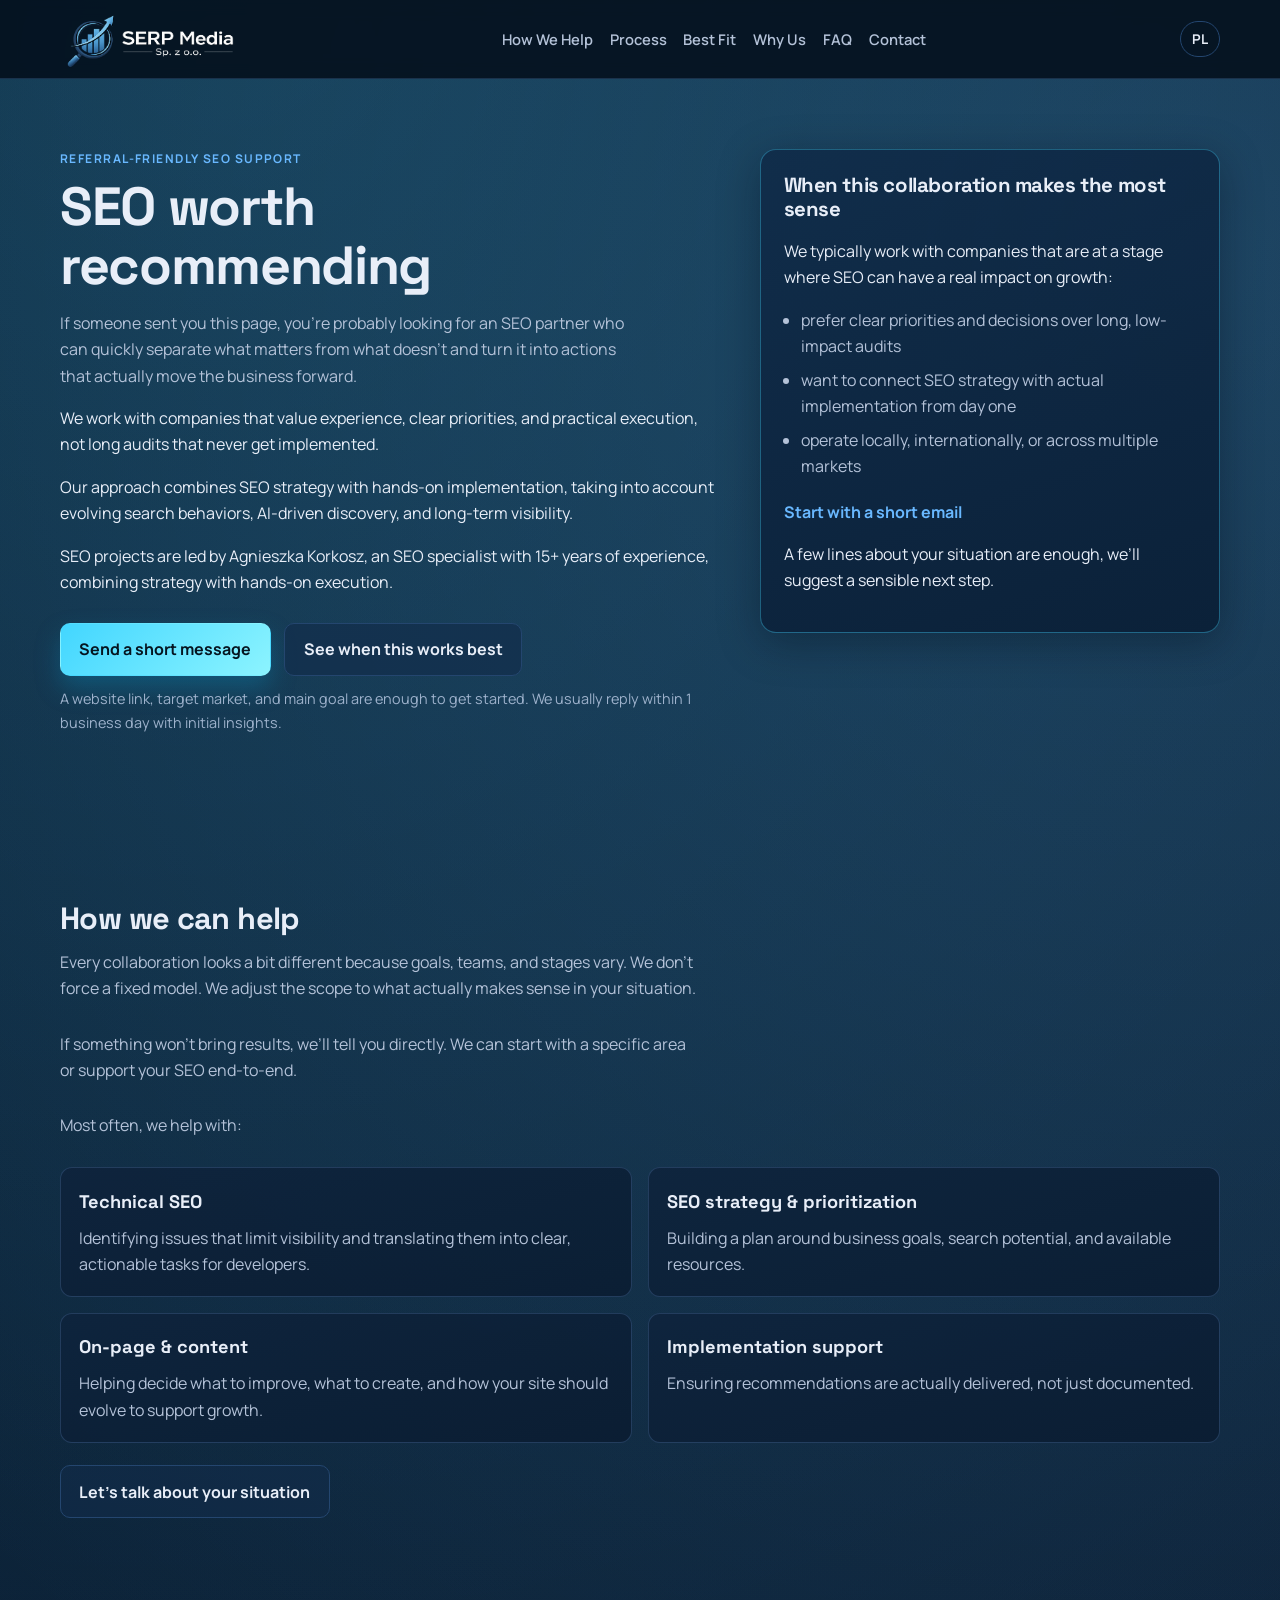
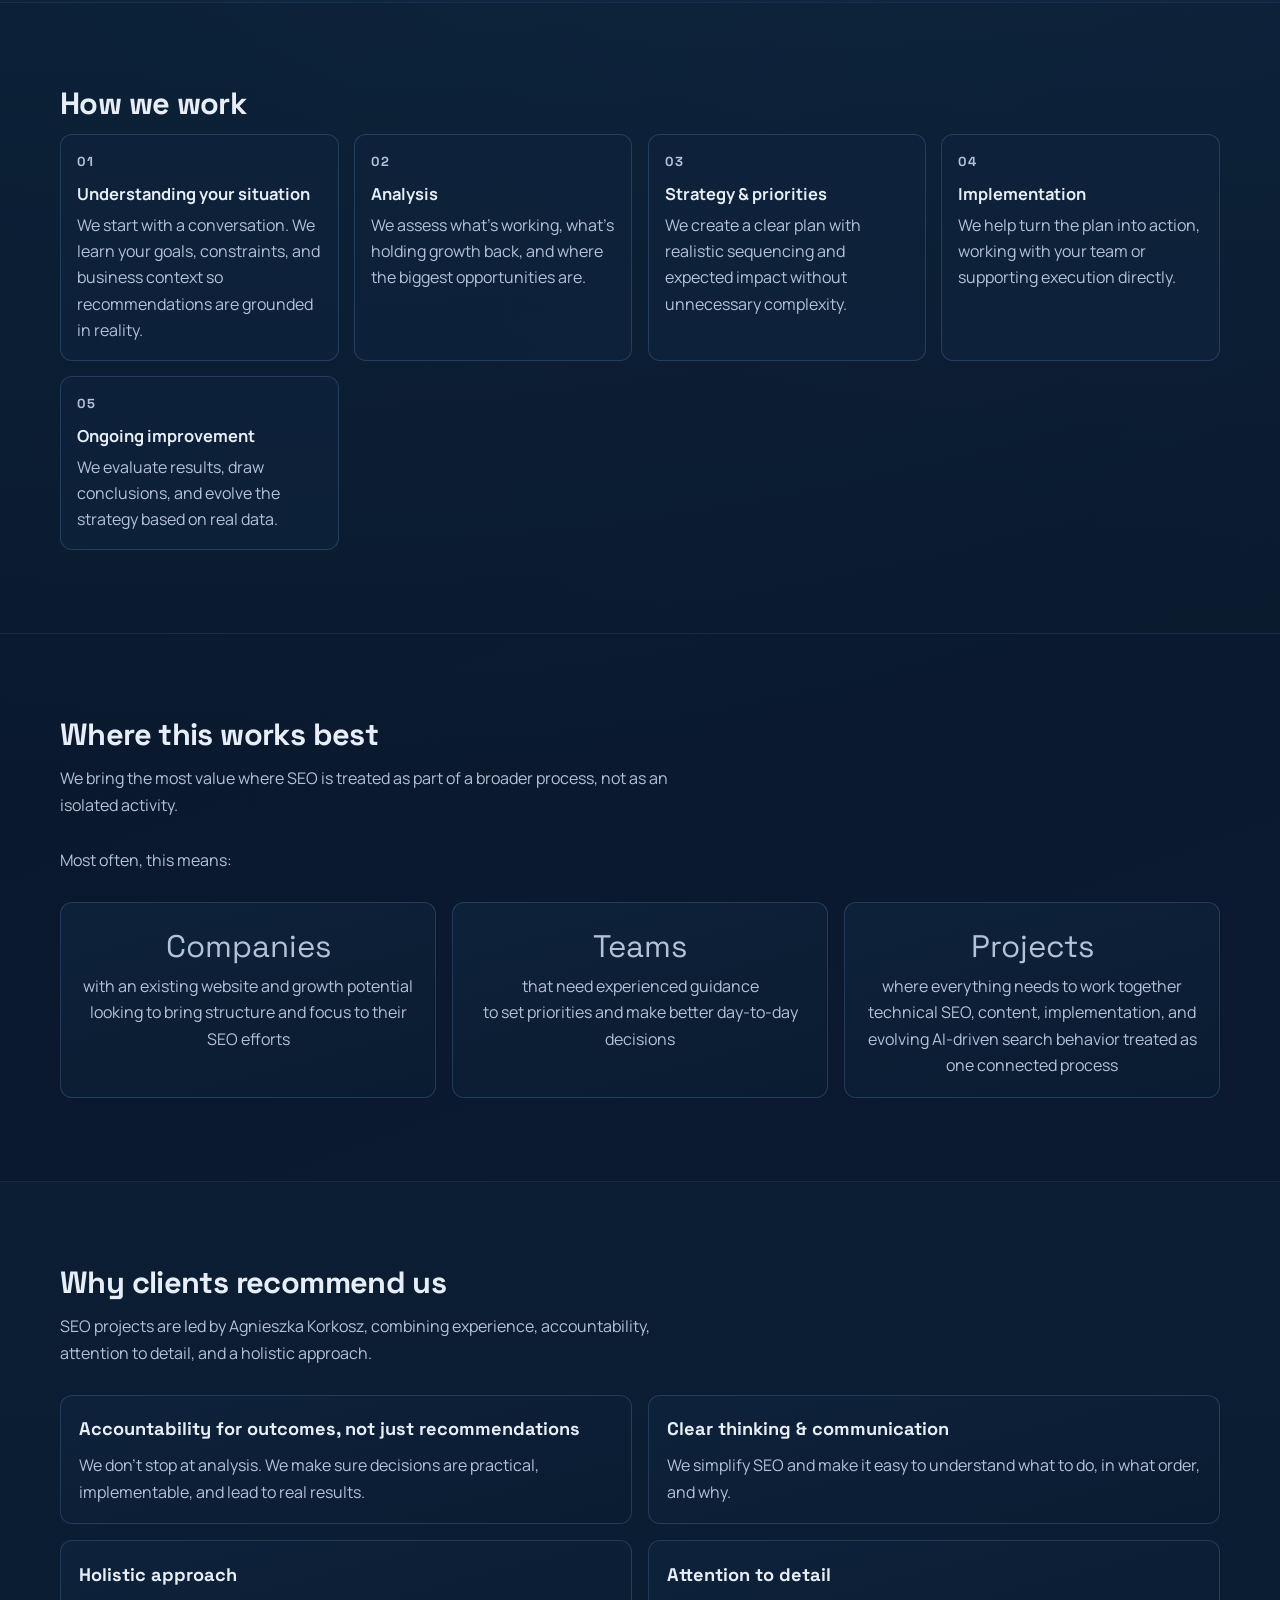
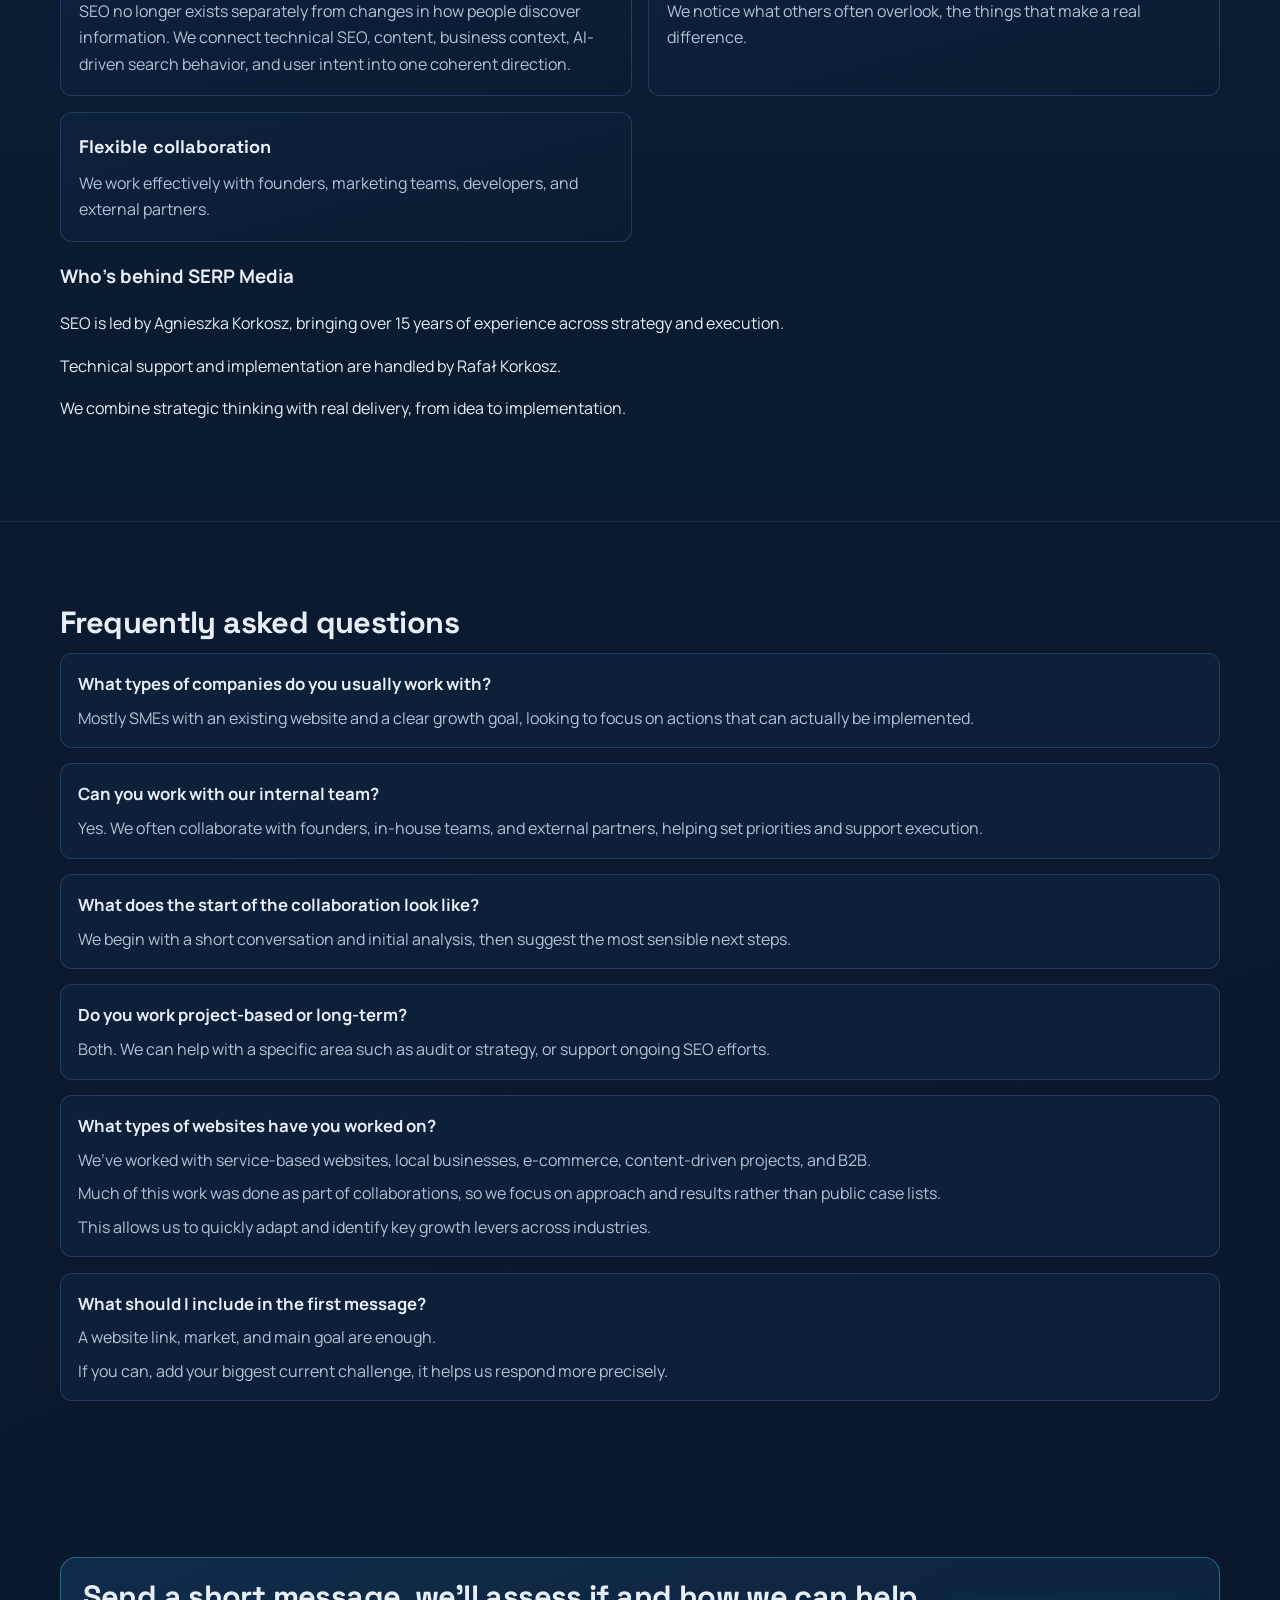
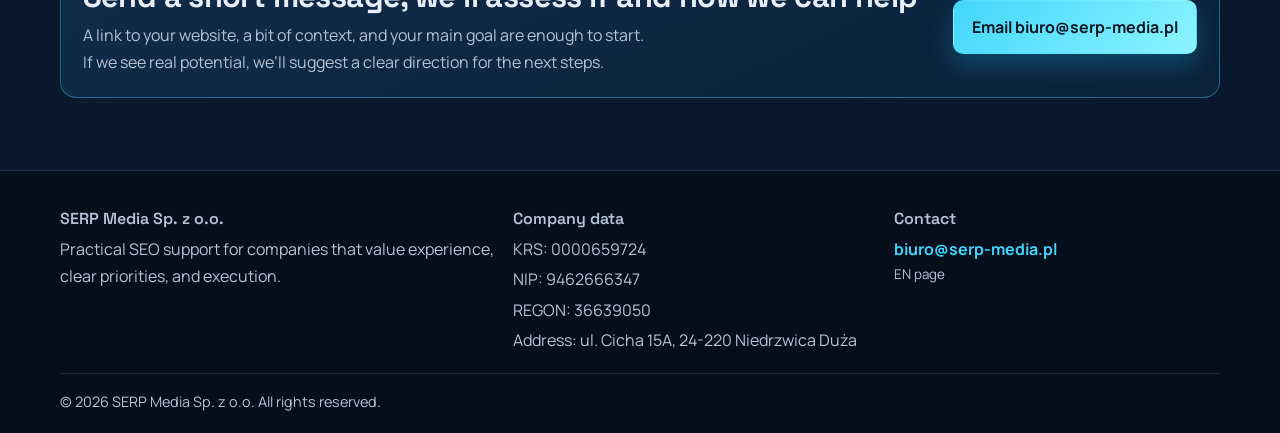
<file: index.html>
<!DOCTYPE html>
<html lang="en">
  <head>
    <meta charset="UTF-8">
    <meta name="viewport" content="width=device-width, initial-scale=1.0">
    <title>SERP Media Sp. z o.o. | SEO Worth Recommending</title>
    <meta
      name="description"
      content="SERP Media Sp. z o.o. provides practical SEO support that combines strategy, execution, and clear priorities for growing companies."
    >
    <meta property="og:type" content="website">
    <meta property="og:title" content="SERP Media Sp. z o.o. | SEO Worth Recommending">
    <meta
      property="og:description"
      content="Practical SEO strategy and execution for companies that value experience, clear priorities, and measurable results."
    >
    <meta property="og:url" content="https://serp-media.pl/">
    <meta property="og:site_name" content="SERP Media Sp. z o.o.">
    <link rel="canonical" href="https://serp-media.pl/">
    <link rel="alternate" hreflang="en" href="https://serp-media.pl/">
    <link rel="alternate" hreflang="pl" href="https://serp-media.pl/pl/">
    <link rel="alternate" hreflang="x-default" href="https://serp-media.pl/">
    <link rel="icon" type="image/png" sizes="512x512" href="favicon.png">
    <link rel="apple-touch-icon" href="favicon.png">
    <link rel="preconnect" href="https://fonts.googleapis.com">
    <link rel="preconnect" href="https://fonts.gstatic.com" crossorigin>
    <link
      href="https://fonts.googleapis.com/css2?family=Manrope:wght@400;500;600;700;800&family=Space+Grotesk:wght@500;600;700&display=swap"
      rel="stylesheet"
    >
    <link rel="stylesheet" href="style.css">
    <script type="application/ld+json">
      {
        "@context": "https://schema.org",
        "@type": "Organization",
        "name": "SERP Media Sp. z o.o.",
        "url": "https://serp-media.pl/",
        "email": "biuro@serp-media.pl",
        "address": {
          "@type": "PostalAddress",
          "streetAddress": "Cicha 15A",
          "postalCode": "24-220",
          "addressLocality": "Niedrzwica Duża",
          "addressCountry": "PL"
        },
        "identifier": ["KRS: 0000659724", "NIP: 9462666347", "REGON: 36639050"]
      }
    </script>
  </head>
  <body>
    <a class="skip-link" href="#main">Skip to content</a>
    <header class="site-header" id="top">
      <div class="container nav-shell">
        <a class="brand" href="#top" aria-label="SERP Media homepage">
          <img
            class="brand-logo"
            src="serpmedialogo-dark-navbar.png"
            alt="SERP Media Sp. z o.o."
            width="1066"
            height="363"
          >
        </a>
        <nav class="top-nav" aria-label="Main navigation">
          <a href="#services">How We Help</a>
          <a href="#process">Process</a>
          <a href="#results">Best Fit</a>
          <a href="#why-us">Why Us</a>
          <a href="#faq">FAQ</a>
          <a href="#contact">Contact</a>
        </nav>
        <a class="lang-switch" href="/pl/" lang="pl" hreflang="pl">PL</a>
      </div>
    </header>

    <main id="main">
      <section class="hero section">
        <div class="container hero-grid">
          <div>
            <p class="eyebrow">REFERRAL-FRIENDLY SEO SUPPORT</p>
            <h1>SEO worth recommending</h1>
            <p class="lead">
              If someone sent you this page, you’re probably looking for an SEO partner who can
              quickly separate what matters from what doesn’t and turn it into actions that actually
              move the business forward.
            </p>
            <p>
              We work with companies that value experience, clear priorities, and practical
              execution, not long audits that never get implemented.
            </p>
            <p>
						Our approach combines SEO strategy with hands-on implementation, taking into account evolving search behaviors, AI-driven discovery, and long-term visibility.
            </p>
            <p>
              SEO projects are led by Agnieszka Korkosz, an SEO specialist with 15+ years of
              experience, combining strategy with hands-on execution.
            </p>
            <div class="cta-row">
              <a class="btn btn-primary" href="mailto:biuro@serp-media.pl?subject=SEO%20Consultation%20Request"
                >Send a short message</a
              >
              <a class="btn btn-secondary" href="#results">See when this works best</a>
            </div>
            <p class="microcopy">
              A website link, target market, and main goal are enough to get started. We usually
              reply within 1 business day with initial insights.
            </p>
          </div>
          <aside class="hero-card" aria-label="SEO focus highlights">
            <h2>When this collaboration makes the most sense</h2>
            <p>We typically work with companies that are at a stage where SEO can have a real impact on growth:</p>
            <ul>
              <li>prefer clear priorities and decisions over long, low-impact audits</li>
              <li>want to connect SEO strategy with actual implementation from day one</li>
              <li>operate locally, internationally, or across multiple markets</li>
            </ul>
            <a class="text-link" href="mailto:biuro@serp-media.pl">Start with a short email</a>
            <p>A few lines about your situation are enough, we’ll suggest a sensible next step.</p>
          </aside>
        </div>
      </section>

      <section class="section" id="services">
        <div class="container">
          <h2>How we can help</h2>
          <p class="section-intro">
            Every collaboration looks a bit different because goals, teams, and stages vary.
            We don’t force a fixed model. We adjust the scope to what actually makes sense in your
            situation.
          </p>
          <p class="section-intro">
            If something won’t bring results, we’ll tell you directly. We can start with a specific
            area or support your SEO end-to-end.
          </p>
          <p class="section-intro">Most often, we help with:</p>
          <div class="card-grid">
            <article class="card">
              <h3>Technical SEO</h3>
              <p>
                Identifying issues that limit visibility and translating them into clear, actionable
                tasks for developers.
              </p>
            </article>
            <article class="card">
              <h3>SEO strategy &amp; prioritization</h3>
              <p>
                Building a plan around business goals, search potential, and available resources.
              </p>
            </article>
            <article class="card">
              <h3>On-page &amp; content</h3>
              <p>
                Helping decide what to improve, what to create, and how your site should evolve to
                support growth.
              </p>
            </article>
            <article class="card">
              <h3>Implementation support</h3>
              <p>
                Ensuring recommendations are actually delivered, not just documented.
              </p>
            </article>
          </div>
          <a class="btn btn-inline" href="mailto:biuro@serp-media.pl?subject=SEO%20Scope%20Discussion"
            >Let’s talk about your situation</a
          >
        </div>
      </section>

      <section class="section section-muted" id="process">
        <div class="container">
          <h2>How we work</h2>
          <div class="timeline">
            <article>
              <p class="step">01</p>
              <h3>Understanding your situation</h3>
              <p>
                We start with a conversation. We learn your goals, constraints, and business context
                so recommendations are grounded in reality.
              </p>
            </article>
            <article>
              <p class="step">02</p>
              <h3>Analysis</h3>
              <p>
                We assess what’s working, what’s holding growth back, and where the biggest
                opportunities are.
              </p>
            </article>
            <article>
              <p class="step">03</p>
              <h3>Strategy &amp; priorities</h3>
              <p>
                We create a clear plan with realistic sequencing and expected impact without
                unnecessary complexity.
              </p>
            </article>
            <article>
              <p class="step">04</p>
              <h3>Implementation</h3>
              <p>
                We help turn the plan into action, working with your team or supporting execution
                directly.
              </p>
            </article>
            <article>
              <p class="step">05</p>
              <h3>Ongoing improvement</h3>
              <p>
                We evaluate results, draw conclusions, and evolve the strategy based on real data.
              </p>
            </article>
          </div>
        </div>
      </section>

      <section class="section" id="results">
        <div class="container">
          <h2>Where this works best</h2>
          <p class="section-intro">
            We bring the most value where SEO is treated as part of a broader process, not as an
            isolated activity.
          </p>
          <p class="section-intro">Most often, this means:</p>
          <div class="card-grid metrics">
            <article class="card metric-card">
              <p class="metric">Companies</p>
              <p class="metric-label">with an existing website and growth potential</p>
              <p>looking to bring structure and focus to their SEO efforts</p>
            </article>
            <article class="card metric-card">
              <p class="metric">Teams</p>
              <p class="metric-label">that need experienced guidance</p>
              <p>to set priorities and make better day-to-day decisions</p>
            </article>
            <article class="card metric-card">
              <p class="metric">Projects</p>
              <p class="metric-label">where everything needs to work together</p>
              <p>technical SEO, content, implementation, and evolving AI-driven search behavior treated as one connected process</p>
            </article>
          </div>
        </div>
      </section>

      <section class="section section-muted" id="why-us">
        <div class="container">
          <h2>Why clients recommend us</h2>
          <p class="section-intro">
            SEO projects are led by Agnieszka Korkosz, combining experience, accountability,
            attention to detail, and a holistic approach.
          </p>
          <div class="card-grid">
            <article class="card">
              <h3>Accountability for outcomes, not just recommendations</h3>
              <p>
                We don’t stop at analysis. We make sure decisions are practical, implementable, and
                lead to real results.
              </p>
            </article>
            <article class="card">
              <h3>Clear thinking &amp; communication</h3>
              <p>
                We simplify SEO and make it easy to understand what to do, in what order, and why.
              </p>
            </article>
            <article class="card">
              <h3>Holistic approach</h3>
              <p>SEO no longer exists separately from changes in how people discover information. We connect technical SEO, content, business context, AI-driven search behavior, and user intent into one coherent direction.</p>
            </article>
            <article class="card">
              <h3>Attention to detail</h3>
              <p>We notice what others often overlook, the things that make a real difference.</p>
            </article>
            <article class="card">
              <h3>Flexible collaboration</h3>
              <p>We work effectively with founders, marketing teams, developers, and external partners.</p>
            </article>
          </div>
          <h3>Who’s behind SERP Media</h3>
          <p>
            SEO is led by Agnieszka Korkosz, bringing over 15 years of experience across strategy
            and execution.
          </p>
          <p>Technical support and implementation are handled by Rafał Korkosz.</p>
          <p>We combine strategic thinking with real delivery, from idea to implementation.</p>
        </div>
      </section>

      <section class="section" id="faq">
        <div class="container">
          <h2>Frequently asked questions</h2>
          <div class="faq-list">
            <article class="faq-item">
              <h3>What types of companies do you usually work with?</h3>
              <p>
                Mostly SMEs with an existing website and a clear growth goal, looking to focus on
                actions that can actually be implemented.
              </p>
            </article>
            <article class="faq-item">
              <h3>Can you work with our internal team?</h3>
              <p>
                Yes. We often collaborate with founders, in-house teams, and external partners,
                helping set priorities and support execution.
              </p>
            </article>
            <article class="faq-item">
              <h3>What does the start of the collaboration look like?</h3>
              <p>
                We begin with a short conversation and initial analysis, then suggest the most
                sensible next steps.
              </p>
            </article>
            <article class="faq-item">
              <h3>Do you work project-based or long-term?</h3>
              <p>
                Both. We can help with a specific area such as audit or strategy, or support ongoing
                SEO efforts.
              </p>
            </article>
            <article class="faq-item">
              <h3>What types of websites have you worked on?</h3>
              <p>
                We’ve worked with service-based websites, local businesses, e-commerce,
                content-driven projects, and B2B.
              </p>
              <p>
                Much of this work was done as part of collaborations, so we focus on approach and
                results rather than public case lists.
              </p>
              <p>
                This allows us to quickly adapt and identify key growth levers across industries.
              </p>
            </article>
            <article class="faq-item">
              <h3>What should I include in the first message?</h3>
              <p>A website link, market, and main goal are enough.</p>
              <p>
                If you can, add your biggest current challenge, it helps us respond more precisely.
              </p>
            </article>
          </div>
        </div>
      </section>

      <section class="section contact" id="contact">
        <div class="container contact-shell">
          <div>
            <h2>Send a short message, we’ll assess if and how we can help</h2>
            <p>
              A link to your website, a bit of context, and your main goal are enough to start.
            </p>
            <p>If we see real potential, we’ll suggest a clear direction for the next steps.</p>
          </div>
          <a class="btn btn-primary" href="mailto:biuro@serp-media.pl?subject=SEO%20Growth%20Inquiry"
            >Email biuro@serp-media.pl</a
          >
        </div>
      </section>
    </main>

    <footer class="site-footer">
      <div class="container footer-grid">
        <div>
          <p class="footer-title">SERP Media Sp. z o.o.</p>
          <p>Practical SEO support for companies that value experience, clear priorities, and execution.</p>
        </div>
        <div>
          <p class="footer-title">Company data</p>
          <p>KRS: 0000659724</p>
          <p>NIP: 9462666347</p>
          <p>REGON: 36639050</p>
          <p>Address: ul. Cicha 15A, 24-220 Niedrzwica Duża</p>
        </div>
        <div>
          <p class="footer-title">Contact</p>
          <a href="mailto:biuro@serp-media.pl">biuro@serp-media.pl</a>
          <p class="small">EN page</p>
        </div>
      </div>
      <div class="container footer-bottom">
        <p>© <span id="year">2026</span> SERP Media Sp. z o.o. All rights reserved.</p>
      </div>
    </footer>
  </body>
</html>
</file>
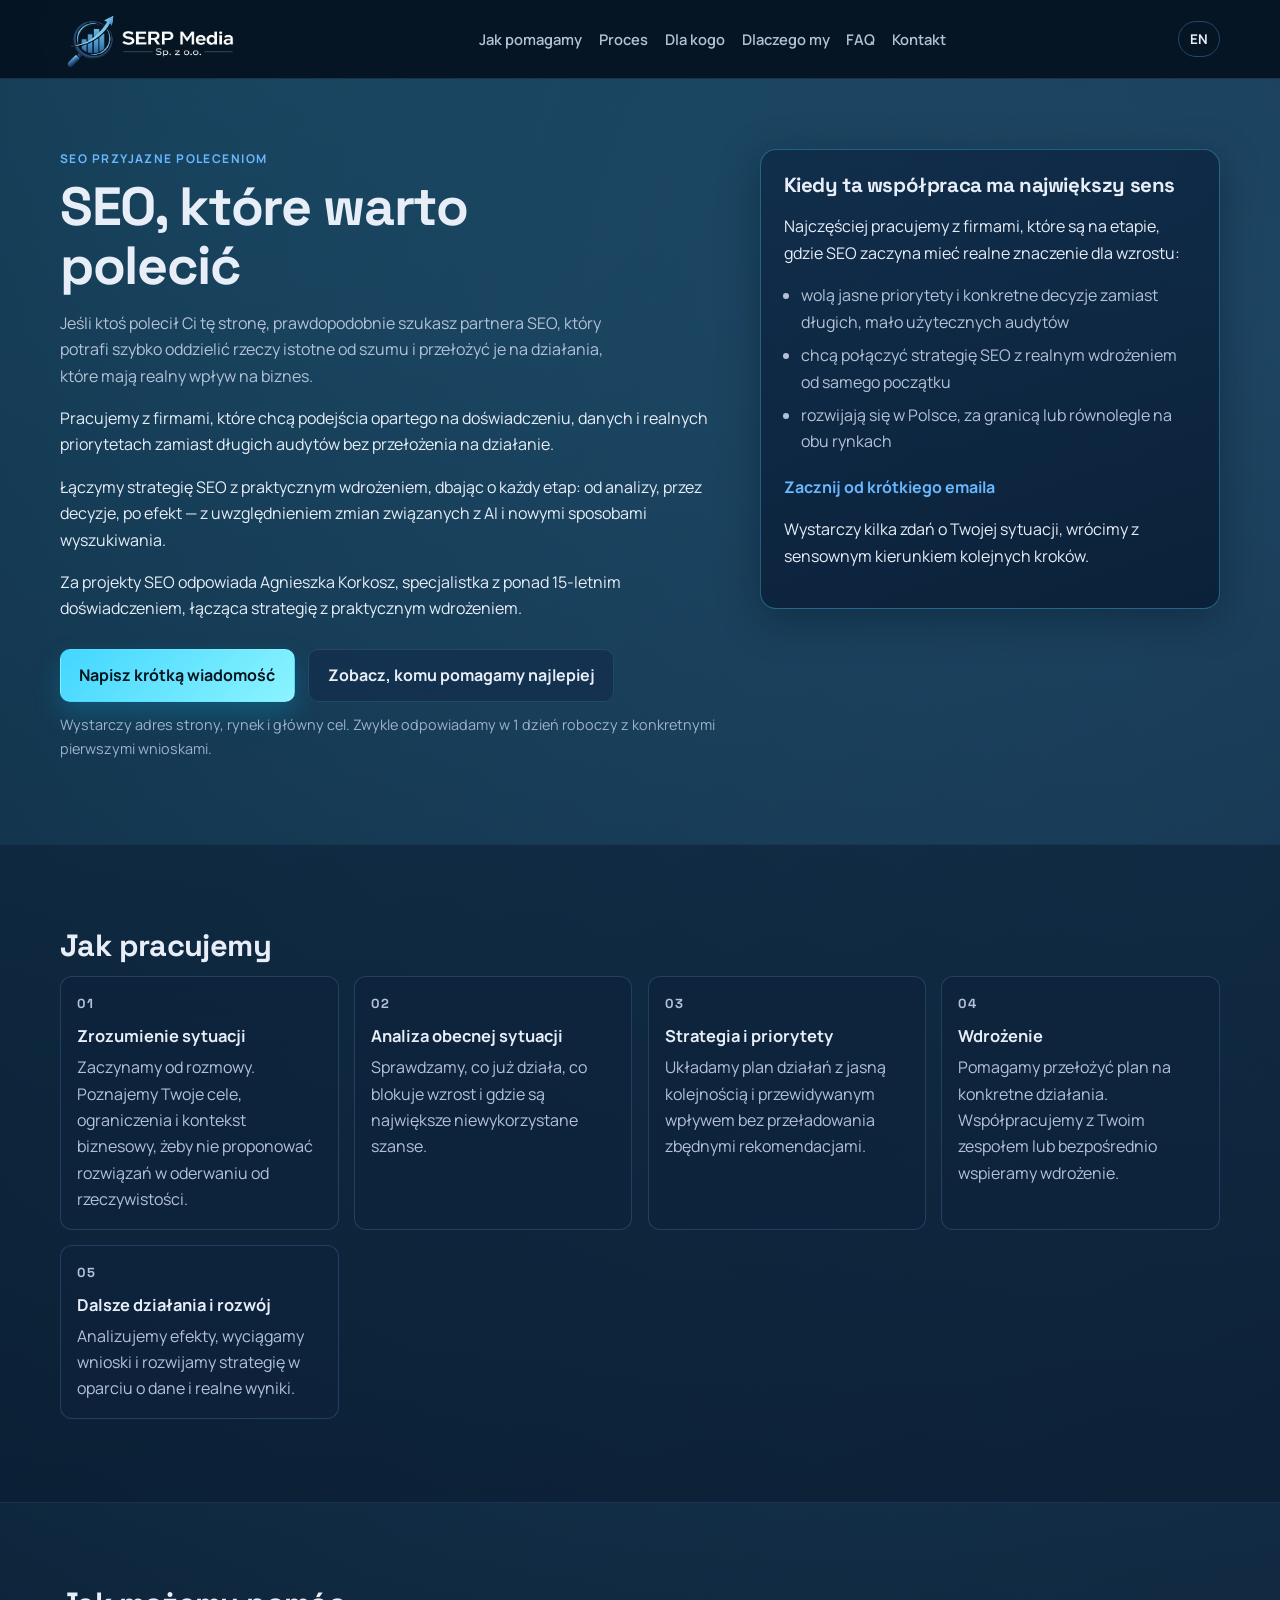
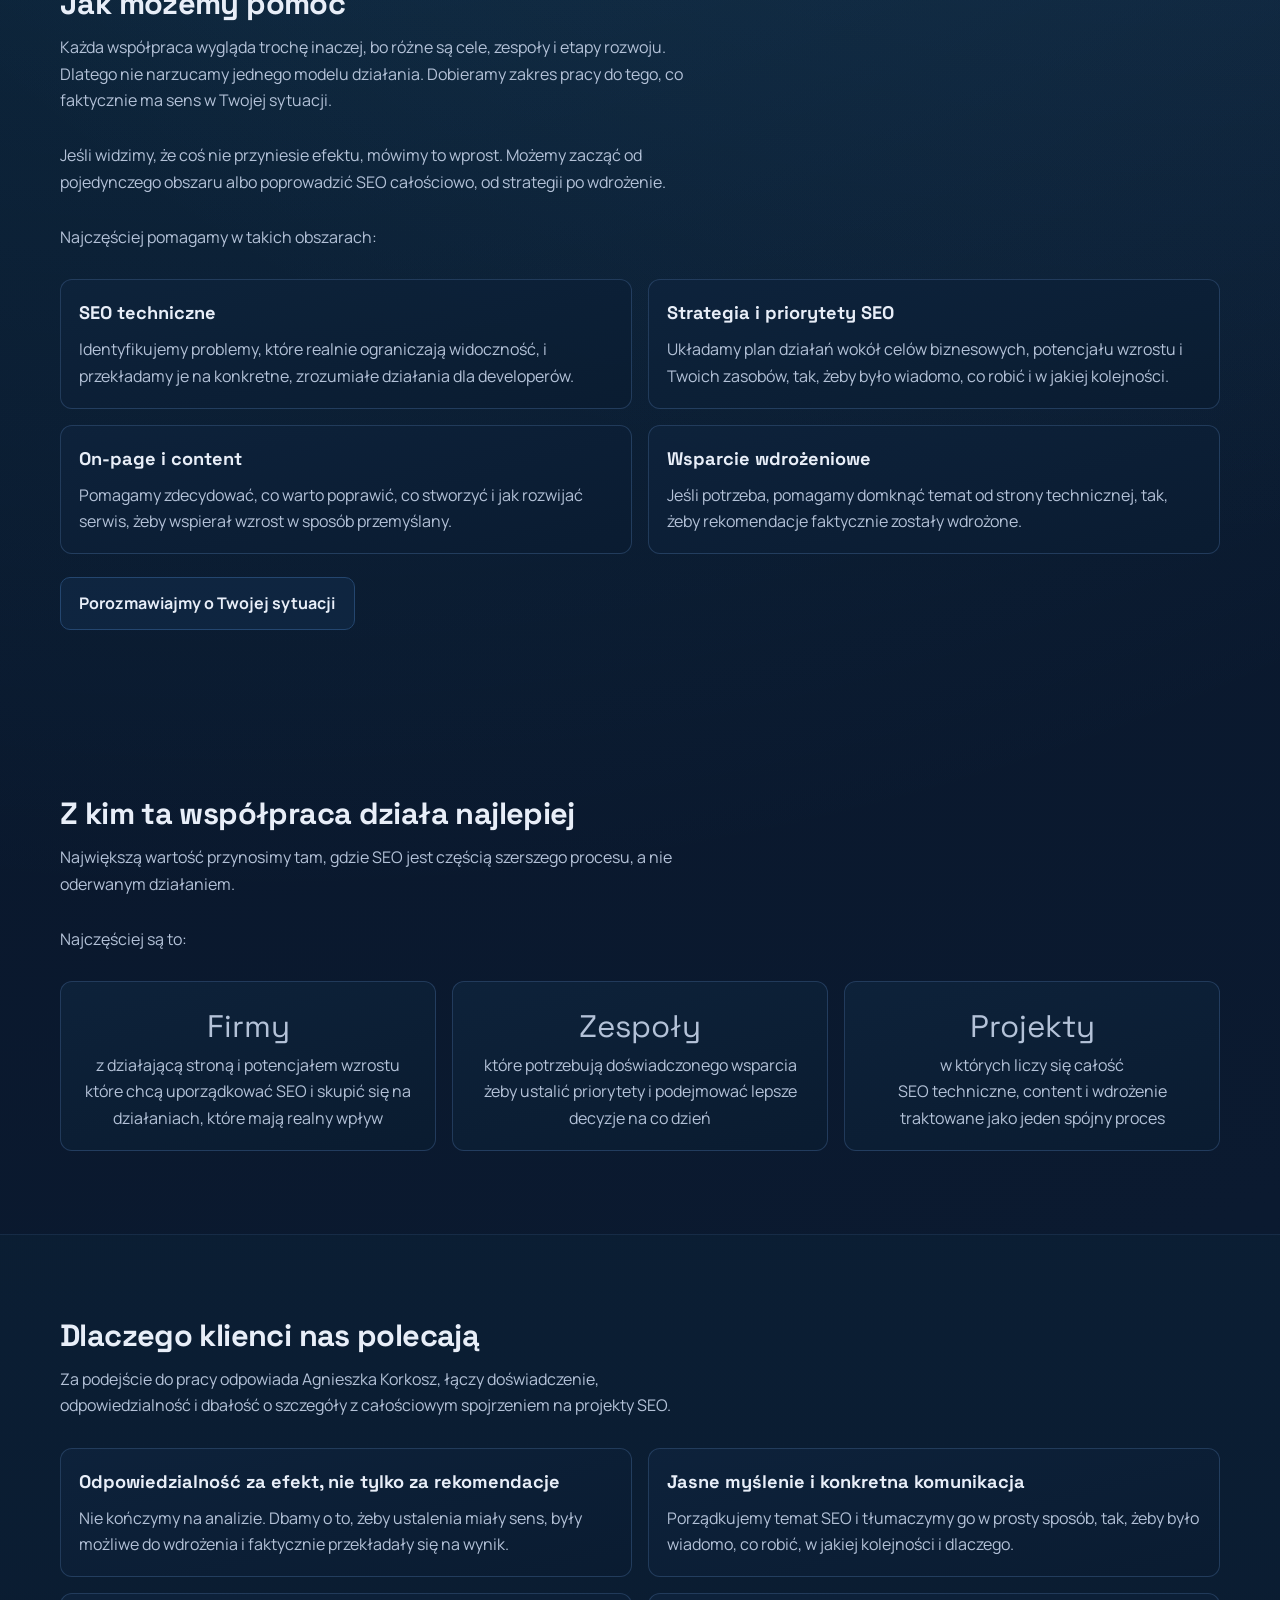
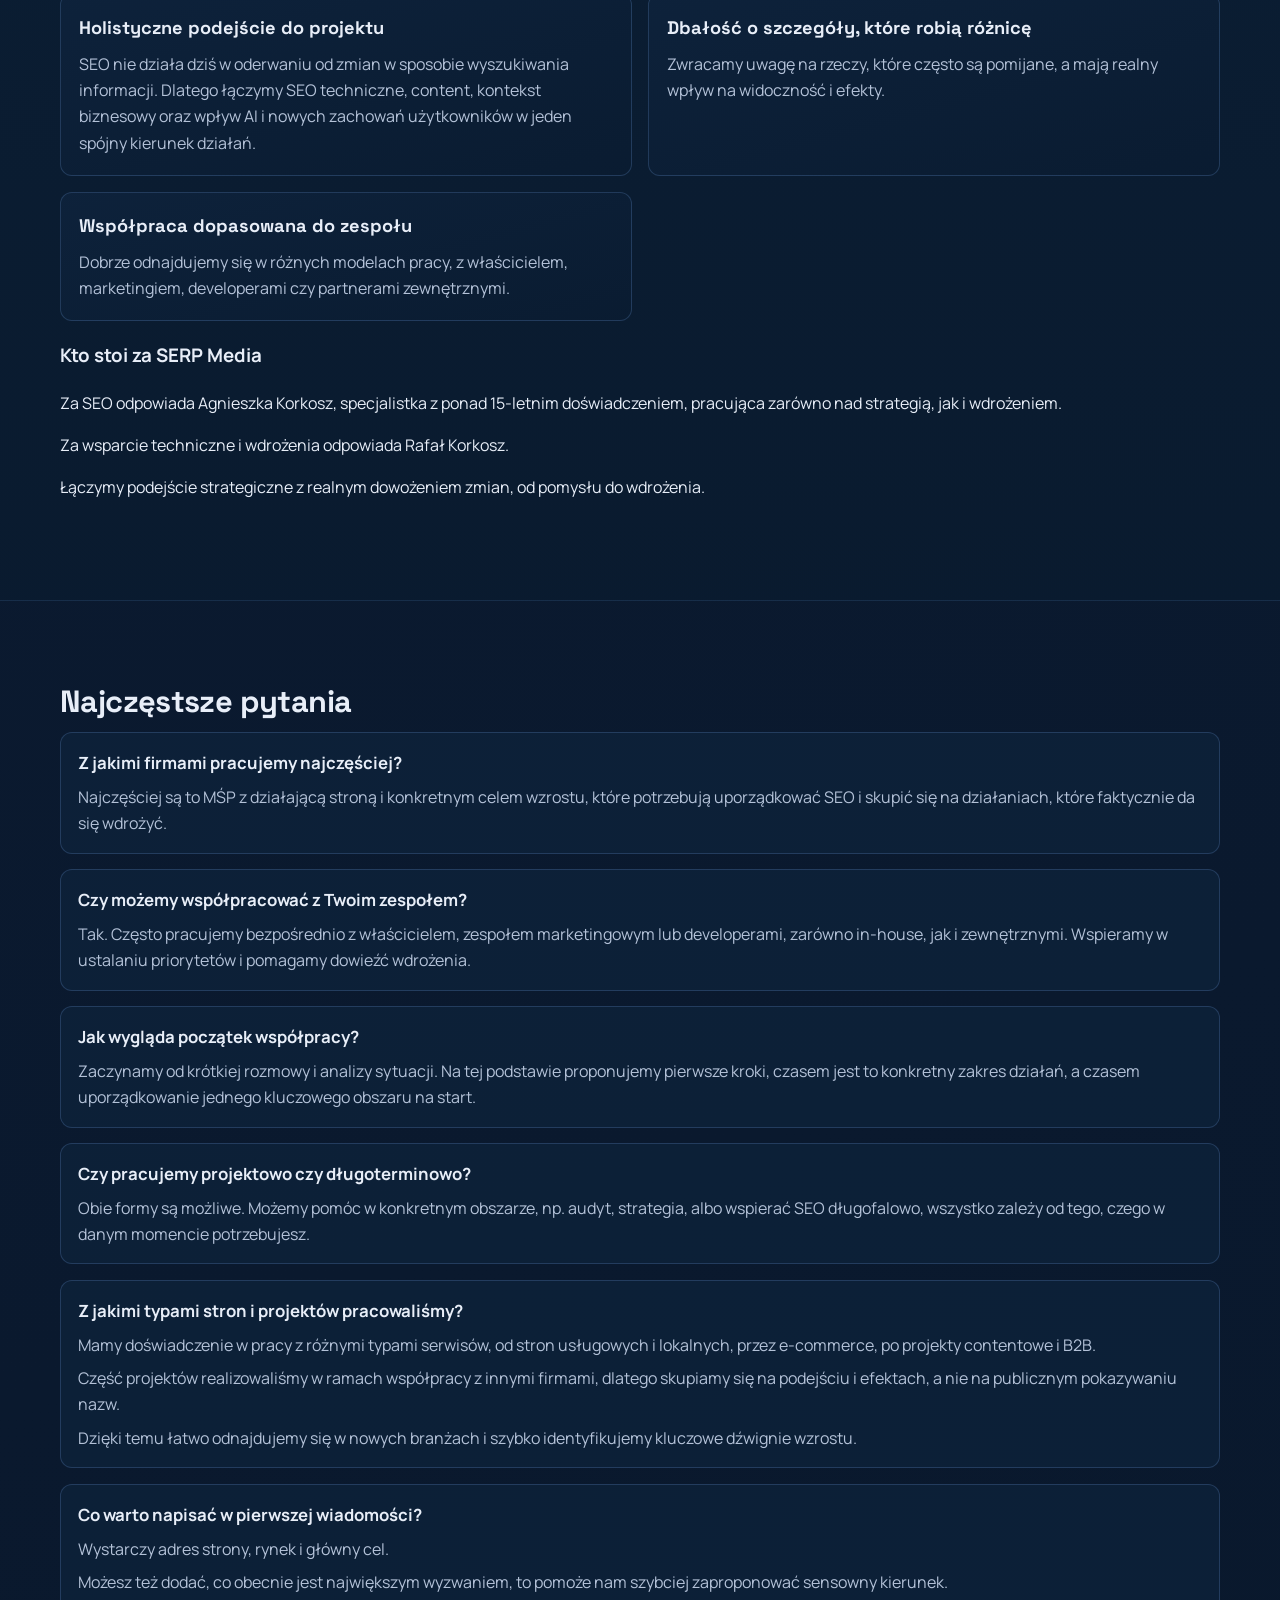
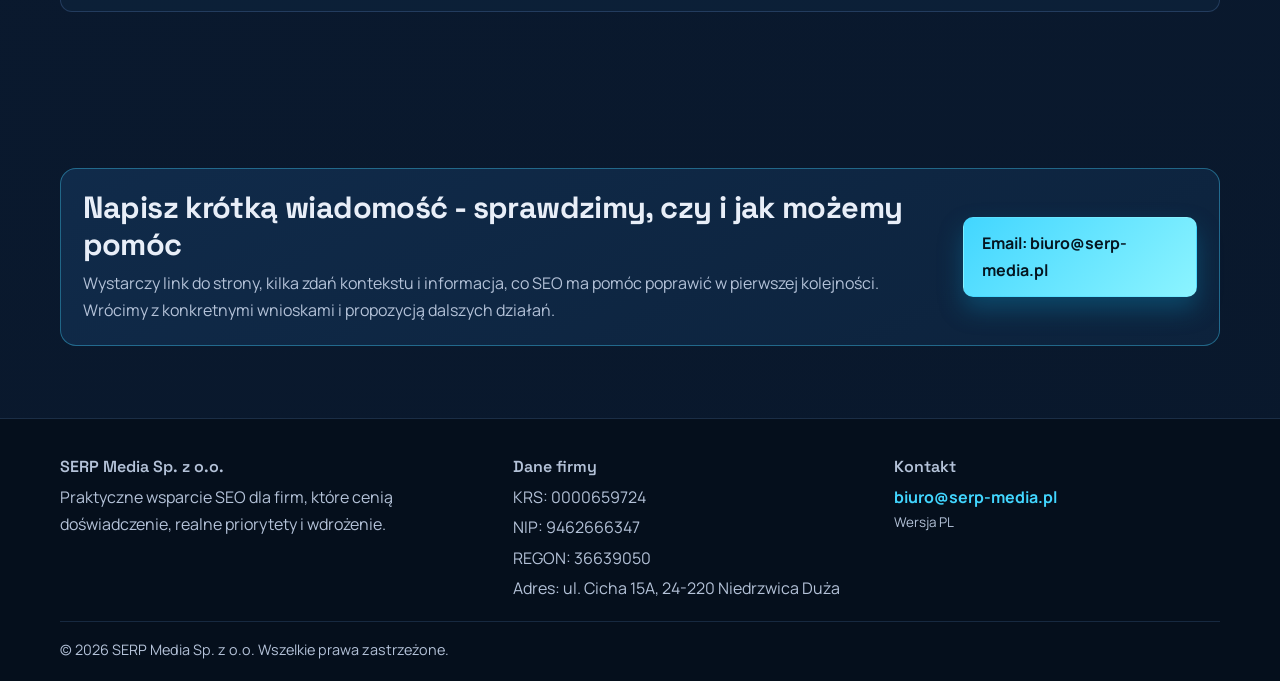
<file: pl/index.html>
<!DOCTYPE html>
<html lang="pl">
  <head>
    <meta charset="UTF-8">
    <meta name="viewport" content="width=device-width, initial-scale=1.0">
    <title>SERP Media Sp. z o.o. | SEO, które warto polecić</title>
    <meta
      name="description"
      content="SERP Media Sp. z o.o. zapewnia praktyczne wsparcie SEO, łączące strategię, wdrożenie i realne priorytety dla rozwijających się firm."
    >
    <meta property="og:type" content="website">
    <meta property="og:title" content="SERP Media Sp. z o.o. | SEO, które warto polecić">
    <meta
      property="og:description"
      content="Praktyczne SEO dla firm, które cenią doświadczenie, realne priorytety i mierzalne efekty."
    >
    <meta property="og:url" content="https://serp-media.pl/pl/">
    <meta property="og:site_name" content="SERP Media Sp. z o.o.">
    <link rel="canonical" href="https://serp-media.pl/pl/">
    <link rel="alternate" hreflang="en" href="https://serp-media.pl/">
    <link rel="alternate" hreflang="pl" href="https://serp-media.pl/pl/">
    <link rel="alternate" hreflang="x-default" href="https://serp-media.pl/">
    <link rel="icon" type="image/png" sizes="512x512" href="../favicon.png">
    <link rel="apple-touch-icon" href="../favicon.png">
    <link rel="preconnect" href="https://fonts.googleapis.com">
    <link rel="preconnect" href="https://fonts.gstatic.com" crossorigin>
    <link
      href="https://fonts.googleapis.com/css2?family=Manrope:wght@400;500;600;700;800&family=Space+Grotesk:wght@500;600;700&display=swap"
      rel="stylesheet"
    >
    <link rel="stylesheet" href="../style.css">
    <script type="application/ld+json">
      {
        "@context": "https://schema.org",
        "@type": "Organization",
        "name": "SERP Media Sp. z o.o.",
        "url": "https://serp-media.pl/pl/",
        "email": "biuro@serp-media.pl",
        "address": {
          "@type": "PostalAddress",
          "streetAddress": "Cicha 15A",
          "postalCode": "24-220",
          "addressLocality": "Niedrzwica Duża",
          "addressCountry": "PL"
        },
        "identifier": ["KRS: 0000659724", "NIP: 9462666347", "REGON: 36639050"]
      }
    </script>
  </head>
  <body>
    <a class="skip-link" href="#main">Przejdź do treści</a>
    <header class="site-header" id="top">
      <div class="container nav-shell">
        <a class="brand" href="#top" aria-label="Strona główna SERP Media">
          <img
            class="brand-logo"
            src="../serpmedialogo-dark-navbar.png"
            alt="SERP Media Sp. z o.o."
            width="1066"
            height="363"
          >
        </a>
        <nav class="top-nav" aria-label="Nawigacja główna">
          <a href="#services">Jak pomagamy</a>
          <a href="#process">Proces</a>
          <a href="#results">Dla kogo</a>
          <a href="#why-us">Dlaczego my</a>
          <a href="#faq">FAQ</a>
          <a href="#contact">Kontakt</a>
        </nav>
        <a class="lang-switch" href="/" lang="en" hreflang="en">EN</a>
      </div>
    </header>

    <main id="main">
      <section class="hero section">
        <div class="container hero-grid">
          <div>
            <p class="eyebrow">SEO PRZYJAZNE POLECENIOM</p>
            <h1>SEO, które warto polecić</h1>
            <p class="lead">
              Jeśli ktoś polecił Ci tę stronę, prawdopodobnie szukasz partnera SEO, który potrafi
              szybko oddzielić rzeczy istotne od szumu i przełożyć je na działania, które mają
              realny wpływ na biznes.
            </p>
            <p>
              Pracujemy z firmami, które chcą podejścia opartego na doświadczeniu, danych i realnych
              priorytetach zamiast długich audytów bez przełożenia na działanie.
            </p>
            <p>
						Łączymy strategię SEO z praktycznym wdrożeniem, dbając o każdy etap: od analizy, przez decyzje, po efekt — z uwzględnieniem zmian związanych z AI i nowymi sposobami wyszukiwania.
            </p>
            <p>
              Za projekty SEO odpowiada Agnieszka Korkosz, specjalistka z ponad 15-letnim
              doświadczeniem, łącząca strategię z praktycznym wdrożeniem.
            </p>
            <div class="cta-row">
              <a class="btn btn-primary" href="mailto:biuro@serp-media.pl?subject=Zapytanie%20o%20konsultacje%20SEO"
                >Napisz krótką wiadomość</a
              >
              <a class="btn btn-secondary" href="#results">Zobacz, komu pomagamy najlepiej</a>
            </div>
            <p class="microcopy">
              Wystarczy adres strony, rynek i główny cel. Zwykle odpowiadamy w 1 dzień roboczy z
              konkretnymi pierwszymi wnioskami.
            </p>
          </div>
          <aside class="hero-card" aria-label="Kluczowe obszary SEO">
            <h2>Kiedy ta współpraca ma największy sens</h2>
            <p>Najczęściej pracujemy z firmami, które są na etapie, gdzie SEO zaczyna mieć realne znaczenie dla wzrostu:</p>
            <ul>
              <li>wolą jasne priorytety i konkretne decyzje zamiast długich, mało użytecznych audytów</li>
              <li>chcą połączyć strategię SEO z realnym wdrożeniem od samego początku</li>
              <li>rozwijają się w Polsce, za granicą lub równolegle na obu rynkach</li>
            </ul>
            <a class="text-link" href="mailto:biuro@serp-media.pl">Zacznij od krótkiego emaila</a>
            <p>Wystarczy kilka zdań o Twojej sytuacji, wrócimy z sensownym kierunkiem kolejnych kroków.</p>
          </aside>
        </div>
      </section>

      <section class="section section-muted" id="process">
        <div class="container">
          <h2>Jak pracujemy</h2>
          <div class="timeline">
            <article>
              <p class="step">01</p>
              <h3>Zrozumienie sytuacji</h3>
              <p>
                Zaczynamy od rozmowy. Poznajemy Twoje cele, ograniczenia i kontekst biznesowy, żeby
                nie proponować rozwiązań w oderwaniu od rzeczywistości.
              </p>
            </article>
            <article>
              <p class="step">02</p>
              <h3>Analiza obecnej sytuacji</h3>
              <p>
                Sprawdzamy, co już działa, co blokuje wzrost i gdzie są największe niewykorzystane
                szanse.
              </p>
            </article>
            <article>
              <p class="step">03</p>
              <h3>Strategia i priorytety</h3>
              <p>
                Układamy plan działań z jasną kolejnością i przewidywanym wpływem bez przeładowania
                zbędnymi rekomendacjami.
              </p>
            </article>
            <article>
              <p class="step">04</p>
              <h3>Wdrożenie</h3>
              <p>
                Pomagamy przełożyć plan na konkretne działania. Współpracujemy z Twoim zespołem lub
                bezpośrednio wspieramy wdrożenie.
              </p>
            </article>
            <article>
              <p class="step">05</p>
              <h3>Dalsze działania i rozwój</h3>
              <p>
                Analizujemy efekty, wyciągamy wnioski i rozwijamy strategię w oparciu o dane i
                realne wyniki.
              </p>
            </article>
          </div>
        </div>
      </section>

      <section class="section" id="services">
        <div class="container">
          <h2>Jak możemy pomóc</h2>
          <p class="section-intro">
            Każda współpraca wygląda trochę inaczej, bo różne są cele, zespoły i etapy rozwoju.
            Dlatego nie narzucamy jednego modelu działania. Dobieramy zakres pracy do tego, co
            faktycznie ma sens w Twojej sytuacji.
          </p>
          <p class="section-intro">
            Jeśli widzimy, że coś nie przyniesie efektu, mówimy to wprost. Możemy zacząć od
            pojedynczego obszaru albo poprowadzić SEO całościowo, od strategii po wdrożenie.
          </p>
          <p class="section-intro">Najczęściej pomagamy w takich obszarach:</p>
          <div class="card-grid">
            <article class="card">
              <h3>SEO techniczne</h3>
              <p>
                Identyfikujemy problemy, które realnie ograniczają widoczność, i przekładamy je na
                konkretne, zrozumiałe działania dla developerów.
              </p>
            </article>
            <article class="card">
              <h3>Strategia i priorytety SEO</h3>
              <p>
                Układamy plan działań wokół celów biznesowych, potencjału wzrostu i Twoich zasobów,
                tak, żeby było wiadomo, co robić i w jakiej kolejności.
              </p>
            </article>
            <article class="card">
              <h3>On-page i content</h3>
              <p>
                Pomagamy zdecydować, co warto poprawić, co stworzyć i jak rozwijać serwis, żeby
                wspierał wzrost w sposób przemyślany.
              </p>
            </article>
            <article class="card">
              <h3>Wsparcie wdrożeniowe</h3>
              <p>
                Jeśli potrzeba, pomagamy domknąć temat od strony technicznej, tak, żeby
                rekomendacje faktycznie zostały wdrożone.
              </p>
            </article>
          </div>
          <a class="btn btn-inline" href="mailto:biuro@serp-media.pl?subject=Zakres%20wspolpracy%20SEO"
            >Porozmawiajmy o Twojej sytuacji</a
          >
        </div>
      </section>

      <section class="section" id="results">
        <div class="container">
          <h2>Z kim ta współpraca działa najlepiej</h2>
          <p class="section-intro">
            Największą wartość przynosimy tam, gdzie SEO jest częścią szerszego procesu, a nie
            oderwanym działaniem.
          </p>
          <p class="section-intro">Najczęściej są to:</p>
          <div class="card-grid metrics">
            <article class="card metric-card">
              <p class="metric">Firmy</p>
              <p class="metric-label">z działającą stroną i potencjałem wzrostu</p>
              <p>które chcą uporządkować SEO i skupić się na działaniach, które mają realny wpływ</p>
            </article>
            <article class="card metric-card">
              <p class="metric">Zespoły</p>
              <p class="metric-label">które potrzebują doświadczonego wsparcia</p>
              <p>żeby ustalić priorytety i podejmować lepsze decyzje na co dzień</p>
            </article>
            <article class="card metric-card">
              <p class="metric">Projekty</p>
              <p class="metric-label">w których liczy się całość</p>
              <p>SEO techniczne, content i wdrożenie traktowane jako jeden spójny proces</p>
            </article>
          </div>
        </div>
      </section>

      <section class="section section-muted" id="why-us">
        <div class="container">
          <h2>Dlaczego klienci nas polecają</h2>
          <p class="section-intro">
            Za podejście do pracy odpowiada Agnieszka Korkosz, łączy doświadczenie,
            odpowiedzialność i dbałość o szczegóły z całościowym spojrzeniem na projekty SEO.
          </p>
          <div class="card-grid">
            <article class="card">
              <h3>Odpowiedzialność za efekt, nie tylko za rekomendacje</h3>
              <p>
                Nie kończymy na analizie. Dbamy o to, żeby ustalenia miały sens, były możliwe do
                wdrożenia i faktycznie przekładały się na wynik.
              </p>
            </article>
            <article class="card">
              <h3>Jasne myślenie i konkretna komunikacja</h3>
              <p>
                Porządkujemy temat SEO i tłumaczymy go w prosty sposób, tak, żeby było wiadomo, co
                robić, w jakiej kolejności i dlaczego.
              </p>
            </article>
            <article class="card">
              <h3>Holistyczne podejście do projektu</h3>
              <p>
							SEO nie działa dziś w oderwaniu od zmian w sposobie wyszukiwania informacji. Dlatego łączymy SEO techniczne, content, kontekst biznesowy oraz wpływ AI i nowych zachowań użytkowników w jeden spójny kierunek działań.
              </p>
            </article>
            <article class="card">
              <h3>Dbałość o szczegóły, które robią różnicę</h3>
              <p>
                Zwracamy uwagę na rzeczy, które często są pomijane, a mają realny wpływ na
                widoczność i efekty.
              </p>
            </article>
            <article class="card">
              <h3>Współpraca dopasowana do zespołu</h3>
              <p>
                Dobrze odnajdujemy się w różnych modelach pracy, z właścicielem, marketingiem,
                developerami czy partnerami zewnętrznymi.
              </p>
            </article>
          </div>
          <h3>Kto stoi za SERP Media</h3>
          <p>
            Za SEO odpowiada Agnieszka Korkosz, specjalistka z ponad 15-letnim doświadczeniem,
            pracująca zarówno nad strategią, jak i wdrożeniem.
          </p>
          <p>Za wsparcie techniczne i wdrożenia odpowiada Rafał Korkosz.</p>
          <p>Łączymy podejście strategiczne z realnym dowożeniem zmian, od pomysłu do wdrożenia.</p>
        </div>
      </section>

      <section class="section" id="faq">
        <div class="container">
          <h2>Najczęstsze pytania</h2>
          <div class="faq-list">
            <article class="faq-item">
              <h3>Z jakimi firmami pracujemy najczęściej?</h3>
              <p>
                Najczęściej są to MŚP z działającą stroną i konkretnym celem wzrostu, które
                potrzebują uporządkować SEO i skupić się na działaniach, które faktycznie da się
                wdrożyć.
              </p>
            </article>
            <article class="faq-item">
              <h3>Czy możemy współpracować z Twoim zespołem?</h3>
              <p>
                Tak. Często pracujemy bezpośrednio z właścicielem, zespołem marketingowym lub
                developerami, zarówno in-house, jak i zewnętrznymi. Wspieramy w ustalaniu
                priorytetów i pomagamy dowieźć wdrożenia.
              </p>
            </article>
            <article class="faq-item">
              <h3>Jak wygląda początek współpracy?</h3>
              <p>
                Zaczynamy od krótkiej rozmowy i analizy sytuacji. Na tej podstawie proponujemy
                pierwsze kroki, czasem jest to konkretny zakres działań, a czasem uporządkowanie
                jednego kluczowego obszaru na start.
              </p>
            </article>
            <article class="faq-item">
              <h3>Czy pracujemy projektowo czy długoterminowo?</h3>
              <p>
                Obie formy są możliwe. Możemy pomóc w konkretnym obszarze, np. audyt, strategia,
                albo wspierać SEO długofalowo, wszystko zależy od tego, czego w danym momencie
                potrzebujesz.
              </p>
            </article>
            <article class="faq-item">
              <h3>Z jakimi typami stron i projektów pracowaliśmy?</h3>
              <p>
                Mamy doświadczenie w pracy z różnymi typami serwisów, od stron usługowych i
                lokalnych, przez e-commerce, po projekty contentowe i B2B.
              </p>
              <p>
                Część projektów realizowaliśmy w ramach współpracy z innymi firmami, dlatego
                skupiamy się na podejściu i efektach, a nie na publicznym pokazywaniu nazw.
              </p>
              <p>
                Dzięki temu łatwo odnajdujemy się w nowych branżach i szybko identyfikujemy
                kluczowe dźwignie wzrostu.
              </p>
            </article>
            <article class="faq-item">
              <h3>Co warto napisać w pierwszej wiadomości?</h3>
              <p>Wystarczy adres strony, rynek i główny cel.</p>
              <p>
                Możesz też dodać, co obecnie jest największym wyzwaniem, to pomoże nam szybciej
                zaproponować sensowny kierunek.
              </p>
            </article>
          </div>
        </div>
      </section>

      <section class="section contact" id="contact">
        <div class="container contact-shell">
          <div>
            <h2>Napisz krótką wiadomość - sprawdzimy, czy i jak możemy pomóc</h2>
            <p>
              Wystarczy link do strony, kilka zdań kontekstu i informacja, co SEO ma pomóc poprawić
              w pierwszej kolejności.
            </p>
            <p>Wrócimy z konkretnymi wnioskami i propozycją dalszych działań.</p>
          </div>
          <a class="btn btn-primary" href="mailto:biuro@serp-media.pl?subject=Zapytanie%20SEO%20Growth"
            >Email: biuro@serp-media.pl</a
          >
        </div>
      </section>
    </main>

    <footer class="site-footer">
      <div class="container footer-grid">
        <div>
          <p class="footer-title">SERP Media Sp. z o.o.</p>
          <p>Praktyczne wsparcie SEO dla firm, które cenią doświadczenie, realne priorytety i wdrożenie.</p>
        </div>
        <div>
          <p class="footer-title">Dane firmy</p>
          <p>KRS: 0000659724</p>
          <p>NIP: 9462666347</p>
          <p>REGON: 36639050</p>
          <p>Adres: ul. Cicha 15A, 24-220 Niedrzwica Duża</p>
        </div>
        <div>
          <p class="footer-title">Kontakt</p>
          <a href="mailto:biuro@serp-media.pl">biuro@serp-media.pl</a>
          <p class="small">Wersja PL</p>
        </div>
      </div>
      <div class="container footer-bottom">
        <p>© 2026 SERP Media Sp. z o.o. Wszelkie prawa zastrzeżone.</p>
      </div>
    </footer>
  </body>
</html>
</file>
<file: style.css>
:root {
  --bg: #061326;
  --bg-soft: #0d1d33;
  --surface: #112743;
  --surface-alt: #132f51;
  --text: #e8eef8;
  --text-soft: #b4c2d8;
  --line: #24466f;
  --primary: #42d6ff;
  --primary-dark: #27a6d6;
  --accent: #69b8ff;
  --max-width: 1160px;
  --radius: 16px;
  --radius-sm: 12px;
  --shadow: 0 10px 40px rgba(4, 12, 24, 0.35);
}

* {
  box-sizing: border-box;
}

html {
  scroll-behavior: smooth;
}

body {
  margin: 0;
  min-height: 100vh;
  font-family: "Manrope", "Segoe UI", sans-serif;
  font-size: 16px;
  line-height: 1.65;
  color: var(--text);
  background:
    radial-gradient(circle at 20% 0%, rgba(66, 214, 255, 0.2), transparent 45%),
    radial-gradient(circle at 95% 5%, rgba(105, 184, 255, 0.18), transparent 35%),
    linear-gradient(160deg, var(--bg) 0%, #0b1a30 55%, #09182c 100%);
}

a {
  color: var(--primary);
  text-decoration: none;
}

a:hover {
  color: var(--accent);
}

.skip-link {
  position: absolute;
  left: -9999px;
  top: 0;
  z-index: 1000;
  padding: 0.6rem 0.9rem;
  border-radius: 0 0 8px 8px;
  background: var(--primary);
  color: #04131f;
}

.skip-link:focus {
  left: 1rem;
}

.container {
  width: min(100% - 2.4rem, var(--max-width));
  margin-inline: auto;
}

.section {
  padding: 5.2rem 0;
}

.section h2 {
  margin: 0 0 0.7rem;
  font-family: "Space Grotesk", "Segoe UI", sans-serif;
  font-size: clamp(1.7rem, 2.4vw, 2.35rem);
  line-height: 1.2;
  letter-spacing: -0.02em;
}

.section-intro {
  max-width: 64ch;
  margin: 0 0 1.8rem;
  color: var(--text-soft);
}

.section-muted {
  background: linear-gradient(180deg, rgba(11, 32, 54, 0.62) 0%, rgba(9, 27, 47, 0.62) 100%);
  border-top: 1px solid rgba(63, 97, 141, 0.24);
  border-bottom: 1px solid rgba(63, 97, 141, 0.24);
}

.site-header {
  position: sticky;
  top: 0;
  z-index: 20;
  backdrop-filter: blur(8px);
  background: rgba(4, 15, 28, 0.88);
  border-bottom: 1px solid rgba(69, 111, 162, 0.33);
}

.nav-shell {
  display: flex;
  align-items: center;
  justify-content: space-between;
  gap: 1rem;
  min-height: 78px;
}

.brand {
  display: inline-flex;
  align-items: center;
  color: var(--text);
  font-weight: 700;
}

.brand-logo {
  display: block;
  width: auto;
  max-width: min(360px, 36vw);
  max-height: 64px;
  height: auto;
}

.top-nav {
  display: flex;
  align-items: center;
  gap: 1.05rem;
}

.top-nav a {
  color: var(--text-soft);
  font-size: 0.92rem;
  font-weight: 600;
}

.top-nav a:hover {
  color: var(--text);
}

.lang-switch {
  padding: 0.38rem 0.7rem;
  border: 1px solid var(--line);
  border-radius: 999px;
  color: var(--text);
  font-weight: 700;
  font-size: 0.84rem;
}

.hero {
  padding-top: 4.4rem;
}

.hero-grid {
  display: grid;
  grid-template-columns: 1.18fr 0.82fr;
  gap: 2.4rem;
  align-items: start;
}

.eyebrow {
  margin: 0;
  color: var(--accent);
  letter-spacing: 0.12em;
  text-transform: uppercase;
  font-size: 0.75rem;
  font-weight: 700;
}

h1 {
  margin: 0.5rem 0 0.9rem;
  font-family: "Space Grotesk", "Segoe UI", sans-serif;
  font-size: clamp(2rem, 4.2vw, 3.45rem);
  line-height: 1.1;
  letter-spacing: -0.025em;
  max-width: 16ch;
}

.lead {
  margin: 0;
  max-width: 58ch;
  color: var(--text-soft);
  font-size: clamp(1rem, 1.25vw, 1.12rem);
}

.cta-row {
  display: flex;
  flex-wrap: wrap;
  gap: 0.85rem;
  margin: 1.7rem 0 0.7rem;
}

.microcopy {
  margin: 0;
  color: #9eb2cc;
  font-size: 0.9rem;
}

.btn {
  display: inline-flex;
  align-items: center;
  justify-content: center;
  border-radius: 10px;
  padding: 0.78rem 1.15rem;
  font-weight: 700;
  border: 1px solid transparent;
  transition: transform 0.2s ease, box-shadow 0.2s ease, border-color 0.2s ease;
}

.btn:hover {
  transform: translateY(-1px);
}

.btn-primary {
  color: #051520;
  background: linear-gradient(135deg, var(--primary), #8cf4ff);
  box-shadow: 0 12px 24px rgba(12, 140, 185, 0.35);
}

.btn-primary:hover {
  color: #051520;
}

.btn-secondary {
  color: var(--text);
  border-color: var(--line);
  background: rgba(18, 44, 74, 0.65);
}

.btn-inline {
  margin-top: 1.4rem;
  color: var(--text);
  border-color: var(--line);
  background: rgba(18, 44, 74, 0.58);
}

.hero-card {
  padding: 1.4rem;
  border-radius: var(--radius);
  border: 1px solid rgba(66, 214, 255, 0.35);
  background: linear-gradient(160deg, rgba(16, 43, 73, 0.9) 0%, rgba(10, 30, 53, 0.9) 100%);
  box-shadow: var(--shadow);
}

.hero-card h2 {
  margin-top: 0;
  font-size: 1.28rem;
}

.hero-card ul {
  margin: 0.8rem 0 1.2rem;
  padding-left: 1.1rem;
}

.hero-card li {
  margin-bottom: 0.45rem;
  color: var(--text-soft);
}

.text-link {
  color: var(--accent);
  font-weight: 700;
}

.card-grid {
  display: grid;
  grid-template-columns: repeat(2, minmax(0, 1fr));
  gap: 1rem;
}

.card {
  border: 1px solid rgba(63, 97, 141, 0.45);
  border-radius: var(--radius-sm);
  padding: 1.15rem;
  background: linear-gradient(165deg, rgba(14, 35, 60, 0.88) 0%, rgba(10, 28, 49, 0.88) 100%);
}

.card h3 {
  margin: 0 0 0.5rem;
  font-family: "Space Grotesk", "Segoe UI", sans-serif;
  font-size: 1.14rem;
}

.card p {
  margin: 0;
  color: var(--text-soft);
}

.timeline {
  display: grid;
  grid-template-columns: repeat(4, minmax(0, 1fr));
  gap: 0.95rem;
}

.timeline article {
  border: 1px solid rgba(63, 97, 141, 0.46);
  border-radius: var(--radius-sm);
  padding: 1rem;
  background: rgba(14, 35, 60, 0.72);
}

.step {
  margin: 0;
  color: var(--accent);
  font-family: "Space Grotesk", "Segoe UI", sans-serif;
  font-weight: 700;
  font-size: 0.82rem;
  letter-spacing: 0.08em;
}

.timeline h3 {
  margin: 0.45rem 0 0.3rem;
  font-size: 1.03rem;
}

.timeline p {
  margin: 0;
  color: var(--text-soft);
}

.metrics {
  grid-template-columns: repeat(3, minmax(0, 1fr));
}

.metric-card {
  text-align: center;
}

.metric {
  margin: 0;
  font-family: "Space Grotesk", "Segoe UI", sans-serif;
  font-size: 1.95rem;
  color: var(--primary);
}

.metric-label {
  margin-top: 0.32rem;
  color: var(--text-soft);
}

.faq-list {
  display: grid;
  gap: 0.95rem;
}

.faq-item {
  border: 1px solid rgba(63, 97, 141, 0.45);
  border-radius: var(--radius-sm);
  padding: 1rem 1.05rem;
  background: rgba(14, 35, 60, 0.72);
}

.faq-item h3 {
  margin: 0;
  font-size: 1.05rem;
}

.faq-item p {
  margin: 0.45rem 0 0;
  color: var(--text-soft);
}

.contact {
  padding-top: 4.5rem;
  padding-bottom: 4.5rem;
}

.contact-shell {
  display: flex;
  align-items: center;
  justify-content: space-between;
  gap: 1.3rem;
  border: 1px solid rgba(66, 214, 255, 0.38);
  border-radius: var(--radius);
  padding: 1.35rem;
  background: linear-gradient(155deg, rgba(17, 44, 76, 0.95) 0%, rgba(13, 35, 61, 0.95) 100%);
}

.contact-shell h2 {
  margin-bottom: 0.4rem;
}

.contact-shell p {
  margin: 0;
  color: var(--text-soft);
}

.site-footer {
  border-top: 1px solid rgba(63, 97, 141, 0.38);
  padding: 2.2rem 0 1.2rem;
  background: rgba(4, 13, 24, 0.78);
}

.footer-grid {
  display: grid;
  grid-template-columns: 1.2fr 1fr 0.9fr;
  gap: 1.2rem;
}

.footer-title {
  margin: 0 0 0.4rem;
  font-family: "Space Grotesk", "Segoe UI", sans-serif;
  font-weight: 600;
}

.site-footer p {
  margin: 0 0 0.24rem;
  color: var(--text-soft);
}

.site-footer a {
  font-weight: 700;
}

.small {
  margin-top: 0.3rem;
  font-size: 0.84rem;
}

.footer-bottom {
  margin-top: 1rem;
  padding-top: 1rem;
  border-top: 1px solid rgba(63, 97, 141, 0.32);
}

.footer-bottom p {
  margin: 0;
  font-size: 0.9rem;
}

@media (max-width: 1040px) {
  .hero-grid {
    grid-template-columns: 1fr;
  }

  .top-nav {
    gap: 0.75rem;
    flex-wrap: wrap;
    justify-content: center;
  }

  .timeline {
    grid-template-columns: repeat(2, minmax(0, 1fr));
  }

  .metrics {
    grid-template-columns: 1fr;
  }

  .footer-grid {
    grid-template-columns: repeat(2, minmax(0, 1fr));
  }
}

@media (max-width: 760px) {
  .section {
    padding: 4rem 0;
  }

  .site-header {
    position: static;
  }

  .nav-shell {
    min-height: auto;
    padding: 1rem 0;
    flex-direction: column;
    align-items: flex-start;
  }

  .top-nav {
    width: 100%;
    justify-content: flex-start;
  }

  .brand-logo {
    max-width: min(320px, 78vw);
    max-height: 56px;
  }

  .card-grid {
    grid-template-columns: 1fr;
  }

  .timeline {
    grid-template-columns: 1fr;
  }

  .contact-shell {
    flex-direction: column;
    align-items: flex-start;
  }

  .footer-grid {
    grid-template-columns: 1fr;
  }
}

@media (prefers-reduced-motion: reduce) {
  html {
    scroll-behavior: auto;
  }

  *,
  *::before,
  *::after {
    animation-duration: 0.01ms !important;
    animation-iteration-count: 1 !important;
    transition-duration: 0.01ms !important;
    scroll-behavior: auto !important;
  }
}
</file>
